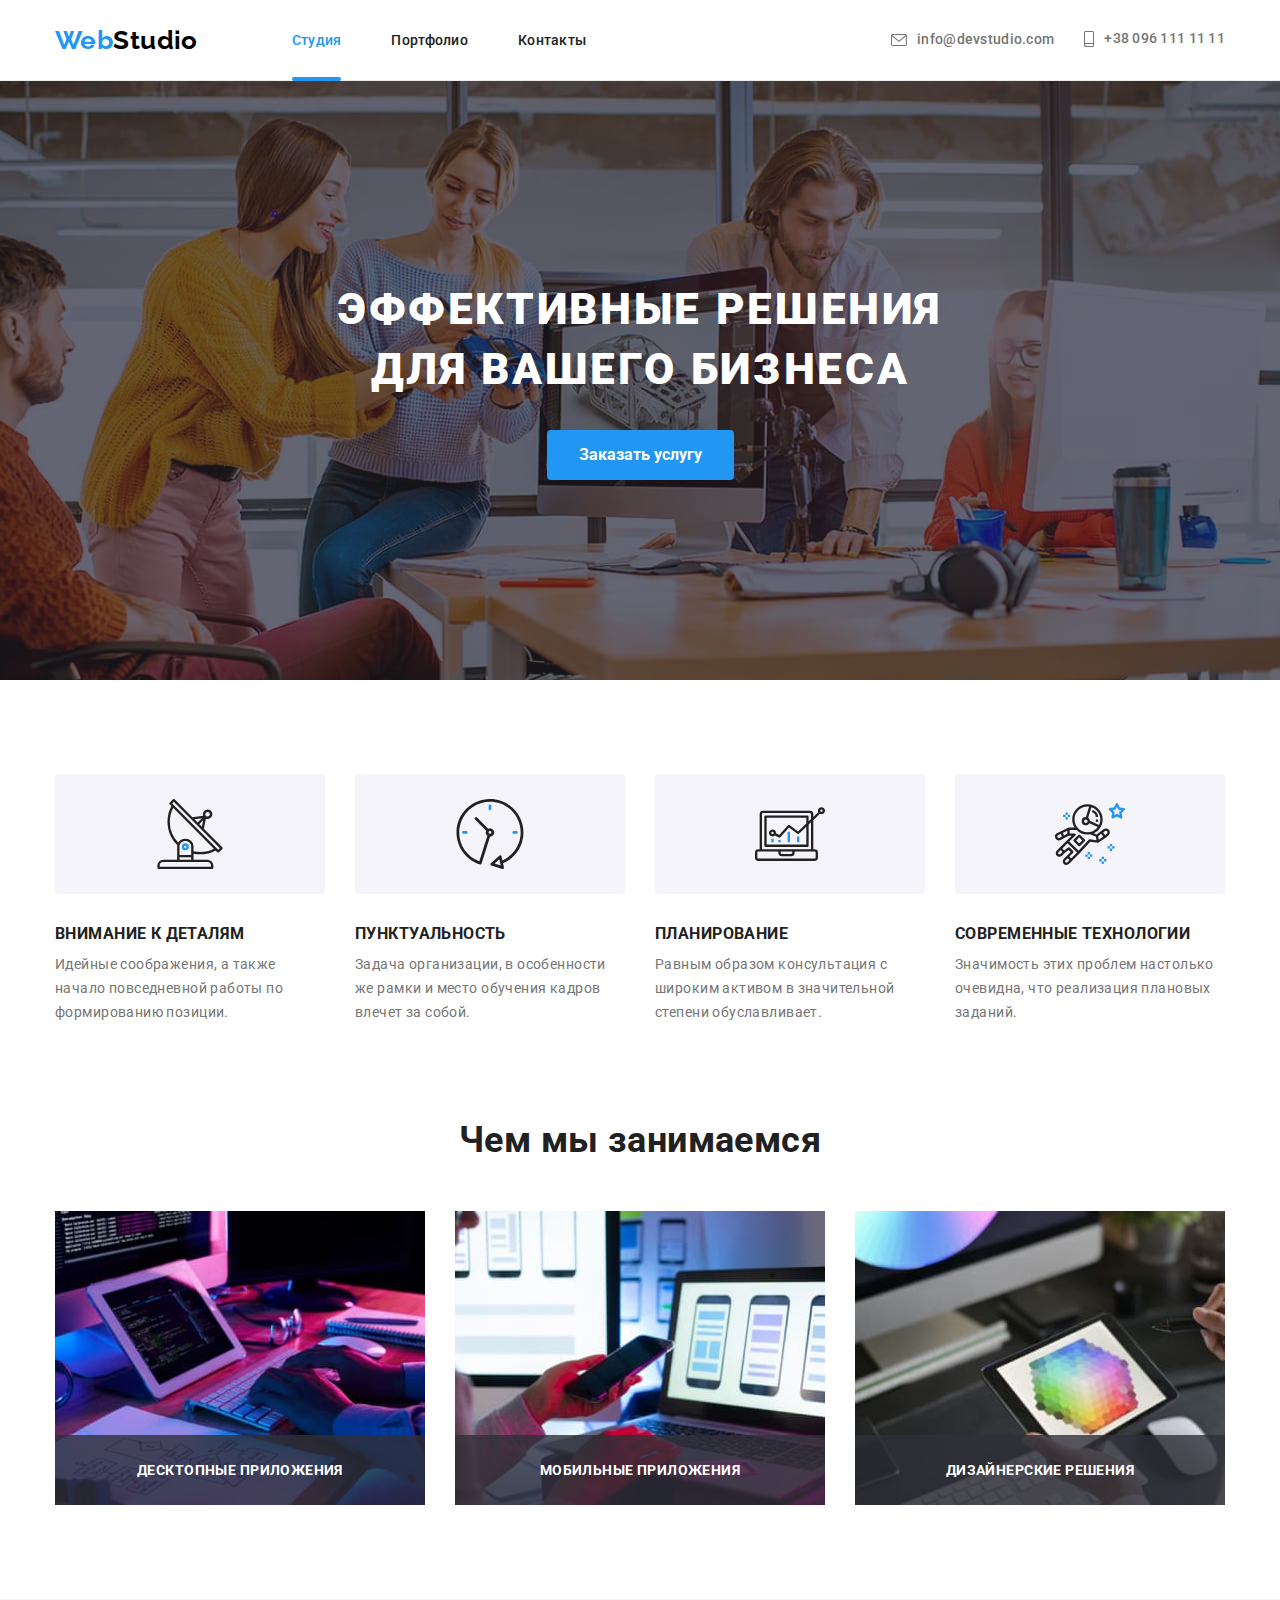
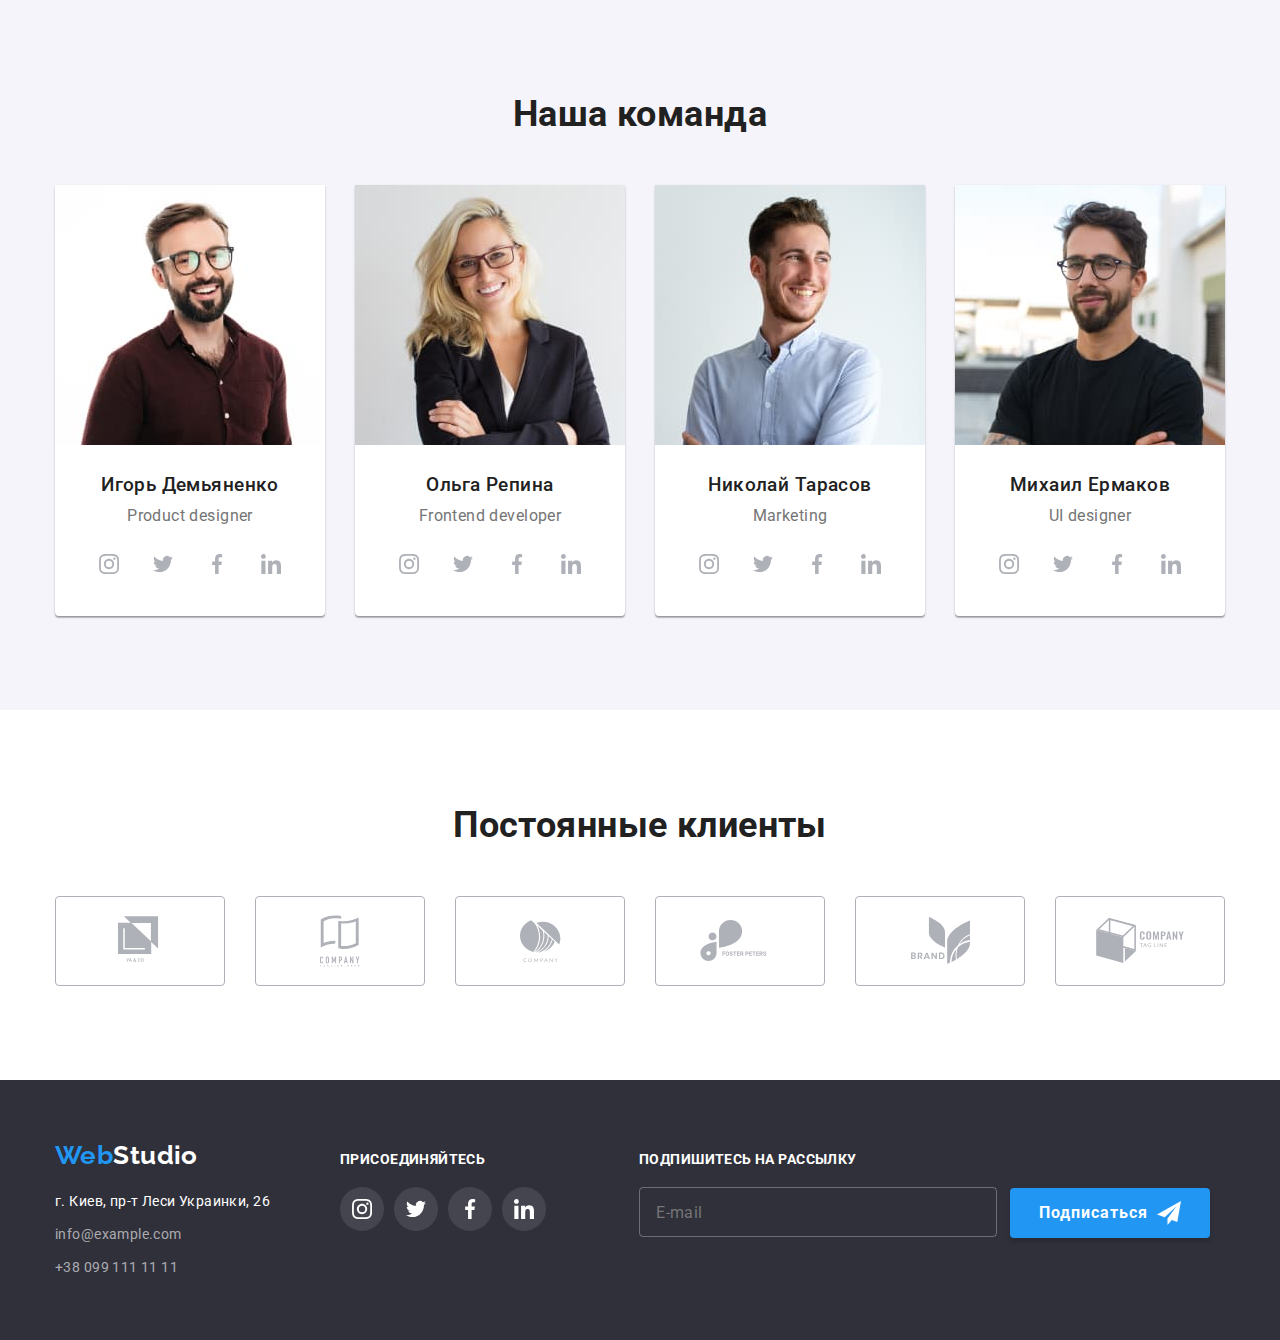
<file: index.html>
<!DOCTYPE html>
<html lang="ru">
  <head>
    <meta charset="UTF-8" />
    <meta name="viewport" content="width=device-width, initial-scale=1.0" />
    <link rel="preconnect" href="https://fonts.gstatic.com" />
    <link
      href="https://fonts.googleapis.com/css2?family=Raleway:wght@400;700&family=Roboto:wght@400;500;700;900&display=swap"
      rel="stylesheet"
    />
    <link
      rel="stylesheet"
      href="https://cdnjs.cloudflare.com/ajax/libs/modern-normalize/1.0.0/modern-normalize.min.css"
    />
    <link rel="stylesheet" href="./css/main.min.css" />
    <title>Главная</title>
  </head>
  <body>
    <!-- Секция хедера -->
    <header class="page-header">
      <div class="container header flex">
        <nav class="header-nav flex">
          <a class="logo" href="./index.html" lang="en"
            ><span class="accent">Web</span>Studio</a
          >
          <ul class="nav-list list flex">
            <li class="nav-item current">
              <a class="nav-link current" href="./index.html">Студия</a>
            </li>
            <li class="nav-item">
              <a class="nav-link" href="./portfolio.html">Портфолио</a>
            </li>
            <li class="nav-item">
              <a class="nav-link" href="#contact">Контакты</a>
            </li>
          </ul>
        </nav>
        <ul class="contacts-list list flex">
          <li class="item">
            <a class="contacts-link header" href="mailto:info@devstudio.com">
              <svg class="icon-envelope">
                <use href="./images/sprite.svg#icon-envelope"></use>
              </svg>
              info@devstudio.com</a
            >
          </li>
          <li class="item">
            <a class="contacts-link header" href="tel:+380961111111"
              ><svg class="icon-smartphone">
                <use href="./images/sprite.svg#icon-smartphone"></use>
              </svg>
              +38 096 111 11 11</a
            >
          </li>
        </ul>
      </div>
    </header>
    <main>
      <!-- Модальное окно -->
      <div class="backdrop is-hidden" data-modal>
        <div class="modal">
          <button type="button" class="modal-close-btn" data-modal-close>
            <svg class="icon-cross">
              <use href="./images/sprite.svg#icon-form-cross"></use>
            </svg>
          </button>
          <p class="form-title">Оставьте свои данные, мы вам перезвоним</p>
          <form class="form-structure js-speaker-form" autocomplete="off">
            <div class="form-field">
              <label class="form-label" for="name">Имя</label>
              <div class="input-icon">
                <input class="form-input" type="text" name="name" id="name">
                <svg class="form-icon">
                  <use href=./images/sprite.svg#icon-form-name></use>
                </svg>
              </div>
            </div>
            <div class="form-field">
              <label class="form-label" for="tel">Телефон</label>
              <div class="input-icon">
                <input class="form-input" type="tel" name="tel" id="tel">
                <svg class="form-icon">
                  <use href=./images/sprite.svg#icon-form-tel></use>
                </svg>
              </div>
            </div>
            <div class="form-field">
              <label class="form-label" for="email">Почта</label>
              <div class="input-icon">
                <input class="form-input" type="email" name="email" id="email">
                <svg class="form-icon">
                  <use href="./images/sprite.svg#icon-form-email"></use>
                </svg>
              </div>
            </div>
            <div class="form-field">
              <label class="form-label" for="comment">Комментарий</label>
              <textarea class="form-textarea" name="comment" id="comment" rows="8" placeholder="Введите текст"></textarea>
            </div>
            <div class="form-field policy-field">
              <label class="label-policy">
                <input class="input-policy" type="checkbox" name="policy" id="policy">
                <span class="icon-checkbox"></span>
                Соглашаюсь с рассылкой и принимаю<a href="" class="agreement-link">Условия договора</a>
              </label>
            </div>
            <button class="button-submit" type="submit">Отправить</button>
          </form>
        </div>
      </div>
      <!-- Секция героя -->
      <section class="hero flex">
        <div class="container">
          <h1 class="hero-title">Эффективные решения для вашего бизнеса</h1>
          <!-- Временно оформлена как ссылка -->
          <button type="button" class="hero-button" data-modal-open>
            Заказать услугу
          </button>
        </div>
      </section>
      <!-- Секция преимуществ -->
      <section class="advantages">
        <div class="container">
          <!-- В будущем сделать Н2 скрытым заголовком корректно -->
          <h2 class="visuallyhidden">
            Наши преимущества
          </h2>
          <ul class="advantages-list list flex">
            <li class="item">
              <div class="advantages-thumb">
                <svg class="advantages-icon">
                  <use href="./images/sprite.svg#icon-antenna"></use>
                </svg>
              </div>
              <h3 class="advantages-title">Внимание к деталям</h3>
              <p class="advantages-text">
                Идейные соображения, а также начало повседневной работы по
                формированию позиции.
              </p>
            </li>
            <li class="item">
              <div class="advantages-thumb">
                <svg class="advantages-icon">
                  <use href="./images/sprite.svg#icon-clock"></use>
                </svg>
              </div>
              <h3 class="advantages-title">Пунктуальность</h3>
              <p class="advantages-text">
                Задача организации, в особенности же рамки и место обучения
                кадров влечет за собой.
              </p>
            </li>
            <li class="item">
              <div class="advantages-thumb">
                <svg class="advantages-icon">
                  <use href="./images/sprite.svg#icon-diagram"></use>
                </svg>
              </div>
              <h3 class="advantages-title">Планирование</h3>
              <p class="advantages-text">
                Равным образом консультация с широким активом в значительной
                степени обуславливает.
              </p>
            </li>
            <li class="item">
              <div class="advantages-thumb">
                <svg class="advantages-icon">
                  <use href="./images/sprite.svg#icon-astronaut"></use>
                </svg>
              </div>
              <h3 class="advantages-title">Современные технологии</h3>
              <p class="advantages-text">
                Значимость этих проблем настолько очевидна, что реализация
                плановых заданий.
              </p>
            </li>
          </ul>
        </div>
      </section>
      <!-- Секция деятельности -->
      <section class="activity">
        <div class="container">
          <h2 class="activity-title">Чем мы занимаемся</h2>
          <ul class="activity-list list flex">
            <li class="activity-item">
              <img
                src="./images/codding.jpg"
                alt="Создание разметки вебстраницы"
              />
              <p class="activity-text">десктопные приложения</p>
            </li>
            <li class="activity-item">
              <img
                src="./images/prototyping.jpg"
                alt="Прототипирование вебстраницы"
              />
              <p class="activity-text">мобильные приложения</p>
            </li>
            <li class="activity-item">
              <img
                src="./images/web-design.jpg"
                alt="Выбор цвета на цифровой палитре"
              />
              <p class="activity-text">дизайнерские решения</p>
            </li>
          </ul>
        </div>
      </section>
      <!-- Секция команды -->
      <section class="team section">
        <div class="container">
          <h2 class="team-title">Наша команда</h2>
          <ul class="team-card-list list flex">
            <li class="team-card">
              <img src="./images/team-one.jpg" alt="Дизайнер продукта" />
              <div class="team-card-content">
                <h3 class="team-card-title">Игорь Демьяненко</h3>
                <p class="team-card-text" lang="en">Product designer</p>
              </div>
              <ul class="team-social list flex">
                <li class="team-social-item">
                  <a class="team-social-link flex" href="">
                    <svg class="team-icon">
                      <use href="./images/sprite.svg#icon-instagram-logo"></use>
                    </svg>
                  </a>
                </li>
                <li class="team-social-item">
                  <a class="team-social-link flex" href="">
                    <svg class="team-icon">
                      <use href="./images/sprite.svg#icon-twitter-logo"></use>
                    </svg>
                  </a>
                </li>
                <li class="team-social-item">
                  <a class="team-social-link flex" href="">
                    <svg class="team-icon">
                      <use href="./images/sprite.svg#icon-facebook-logo"></use>
                    </svg>
                  </a>
                </li>
                <li class="team-social-item">
                  <a class="team-social-link flex" href="">
                    <svg class="team-icon">
                      <use href="./images/sprite.svg#icon-linkedin-logo"></use>
                    </svg>
                  </a>
                </li>
              </ul>
            </li>
            <li class="team-card">
              <img src="./images/team-two.jpg" alt="Фронтенд разработчик" />
              <div class="team-card-content">
                <h3 class="team-card-title">Ольга Репина</h3>
                <p class="team-card-text" lang="en">Frontend developer</p>
              </div>
              <ul class="team-social list flex">
                <li class="team-social-item">
                  <a class="team-social-link flex" href="">
                    <svg class="team-icon">
                      <use href="./images/sprite.svg#icon-instagram-logo"></use>
                    </svg>
                  </a>
                </li>
                <li class="team-social-item">
                  <a class="team-social-link flex" href="">
                    <svg class="team-icon">
                      <use href="./images/sprite.svg#icon-twitter-logo"></use>
                    </svg>
                  </a>
                </li>
                <li class="team-social-item">
                  <a class="team-social-link flex" href="">
                    <svg class="team-icon">
                      <use href="./images/sprite.svg#icon-facebook-logo"></use>
                    </svg>
                  </a>
                </li>
                <li class="team-social-item">
                  <a class="team-social-link flex" href="">
                    <svg class="team-icon">
                      <use href="./images/sprite.svg#icon-linkedin-logo"></use>
                    </svg>
                  </a>
                </li>
              </ul>
            </li>
            <li class="team-card">
              <img src="./images/team-three.jpg" alt="Маркетолог" />
              <div class="team-card-content">
                <h3 class="team-card-title">Николай Тарасов</h3>
                <p class="team-card-text" lang="en">Marketing</p>
              </div>
              <ul class="team-social list flex">
                <li class="team-social-item">
                  <a class="team-social-link flex" href="">
                    <svg class="team-icon">
                      <use href="./images/sprite.svg#icon-instagram-logo"></use>
                    </svg>
                  </a>
                </li>
                <li class="team-social-item">
                  <a class="team-social-link flex" href="">
                    <svg class="team-icon">
                      <use href="./images/sprite.svg#icon-twitter-logo"></use>
                    </svg>
                  </a>
                </li>
                <li class="team-social-item">
                  <a class="team-social-link flex" href="">
                    <svg class="team-icon">
                      <use href="./images/sprite.svg#icon-facebook-logo"></use>
                    </svg>
                  </a>
                </li>
                <li class="team-social-item">
                  <a class="team-social-link flex" href="">
                    <svg class="team-icon">
                      <use href="./images/sprite.svg#icon-linkedin-logo"></use>
                    </svg>
                  </a>
                </li>
              </ul>
            </li>
            <li class="team-card">
              <img src="./images/team-four.jpg" alt="Дизайнер интерфейса" />
              <div class="team-card-content">
                <h3 class="team-card-title">Михаил Ермаков</h3>
                <p class="team-card-text" lang="en">UI designer</p>
              </div>
              <ul class="team-social list flex">
                <li class="team-social-item">
                  <a class="team-social-link flex" href="">
                    <svg class="team-icon">
                      <use href="./images/sprite.svg#icon-instagram-logo"></use>
                    </svg>
                  </a>
                </li>
                <li class="team-social-item">
                  <a class="team-social-link flex" href="">
                    <svg class="team-icon">
                      <use href="./images/sprite.svg#icon-twitter-logo"></use>
                    </svg>
                  </a>
                </li>
                <li class="team-social-item">
                  <a class="team-social-link flex" href="">
                    <svg class="team-icon">
                      <use href="./images/sprite.svg#icon-facebook-logo"></use>
                    </svg>
                  </a>
                </li>
                <li class="team-social-item">
                  <a class="team-social-link flex" href="">
                    <svg class="team-icon">
                      <use href="./images/sprite.svg#icon-linkedin-logo"></use>
                    </svg>
                  </a>
                </li>
              </ul>
            </li>
          </ul>
        </div>
      </section>
      <!-- Секция постоянные клиенты -->
      <section class="clients">
        <div class="container">
          <h2 class="clients-title">Постоянные клиенты</h2>
          <ul class="clients-list list">
            <li class="clients-item">
              <a class="clients-link link" href="">
                <svg class="clients-icons clients-icon-1">
                  <use href="./images/sprite.svg#icon-client-logo-1"></use>
                </svg>
              </a>
            </li>
            <li class="clients-item">
              <a class="clients-link link" href="">
                <svg class="clients-icons clients-icon-2">
                  <use href="./images/sprite.svg#icon-client-logo-2"></use>
                </svg>
              </a>
            </li>
            <li class="clients-item">
              <a class="clients-link link" href="">
                <svg class="clients-icons clients-icon-3">
                  <use href="./images/sprite.svg#icon-client-logo-3"></use>
                </svg>
              </a>
            </li>
            <li class="clients-item">
              <a class="clients-link link" href="">
                <svg class="clients-icons clients-icon-4">
                  <use href="./images/sprite.svg#icon-client-logo-4"></use>
                </svg>
              </a>
            </li>
            <li class="clients-item">
              <a class="clients-link link" href="">
                <svg class="clients-icons clients-icon-5">
                  <use href="./images/sprite.svg#icon-client-logo-5"></use>
                </svg>
              </a>
            </li>
            <li class="clients-item">
              <a class="clients-link link" href="">
                <svg class="clients-icons clients-icon-6">
                  <use href="./images/sprite.svg#icon-client-logo-6"></use>
                </svg>
              </a>
            </li>
          </ul>
        </div>
      </section>
    </main>
    <!-- Секция футера -->
    <footer class="page-footer">
      <div class="container">
        <ul class="footer-block list">
          <li class="footer-adress-part">
            <a class="logo inverse" href="./index.html" lang="en"
              ><span class="accent">Web</span>Studio</a
            >
            <address>
              <ul class="contacts-footer list">
                <li class="item">
                  <a
                    class="address-google"
                    href="https://www.google.com/maps/place/бул.+Леси+Украинки,+26,+Киев,+02000/@50.4265807,30.5361971,17z/data=!3m1!4b1!4m5!3m4!1s0x40d4cf0e033ecbe9:0x57a4dffefec77da0!8m2!3d50.4265807!4d30.5383858"
                    >г. Киев, пр-т Леси Украинки, 26</a
                  >
                </li>
                <li class="item" id="contact">
                  <a class="contacts-link footer" href="mailto:info@example.com"
                    >info@example.com</a
                  >
                </li>
                <li class="item">
                  <a class="contacts-link footer" href="tel:+380991111111"
                    >+38 099 111 11 11</a
                  >
                </li>
              </ul>
            </address>
          </li>
          <li>
            <p class="footer-title">присоединяйтесь</p>
            <ul class="social-footer-list list flex">
              <li class="studio-social">
                <a class="studio-social-link link" href="">
                  <svg class="studio-social-icon">
                    <use href="./images/sprite.svg#icon-instagram-logo"></use>
                  </svg>
                </a>
              </li>
              <li class="studio-social">
                <a class="studio-social-link link" href="">
                  <svg class="studio-social-icon">
                    <use href="./images/sprite.svg#icon-twitter-logo"></use>
                  </svg>
                </a>
              </li>
              <li class="studio-social">
                <a class="studio-social-link link" href="">
                  <svg class="studio-social-icon">
                    <use href="./images/sprite.svg#icon-facebook-logo"></use>
                  </svg>
                </a>
              </li>
              <li class="studio-social">
                <a class="studio-social-link link" href="">
                  <svg class="studio-social-icon">
                    <use href="./images/sprite.svg#icon-linkedin-logo"></use>
                  </svg>
                </a>
              </li>
            </ul>
          </li>
          <li class="form-item">
            <b class="footer-title">подпишитесь на рассылку</b>
            <form class="sign-form-footer" autocomplete="off">
              <input
                class="form-footer-input"
                type="email"
                name="email"
                placeholder="E-mail"
              />
              <button type="submit" class="sign-button">
                Подписаться
                <svg class="icon-sign">
                  <use href="./images/sprite.svg#icon-paper-plane"></use>
                </svg>
              </button>
            </form>
          </li>
        </ul>
      </div>
    </footer>
    <script src="./js/modal.js"></script>
  </body>
</html>
</file>
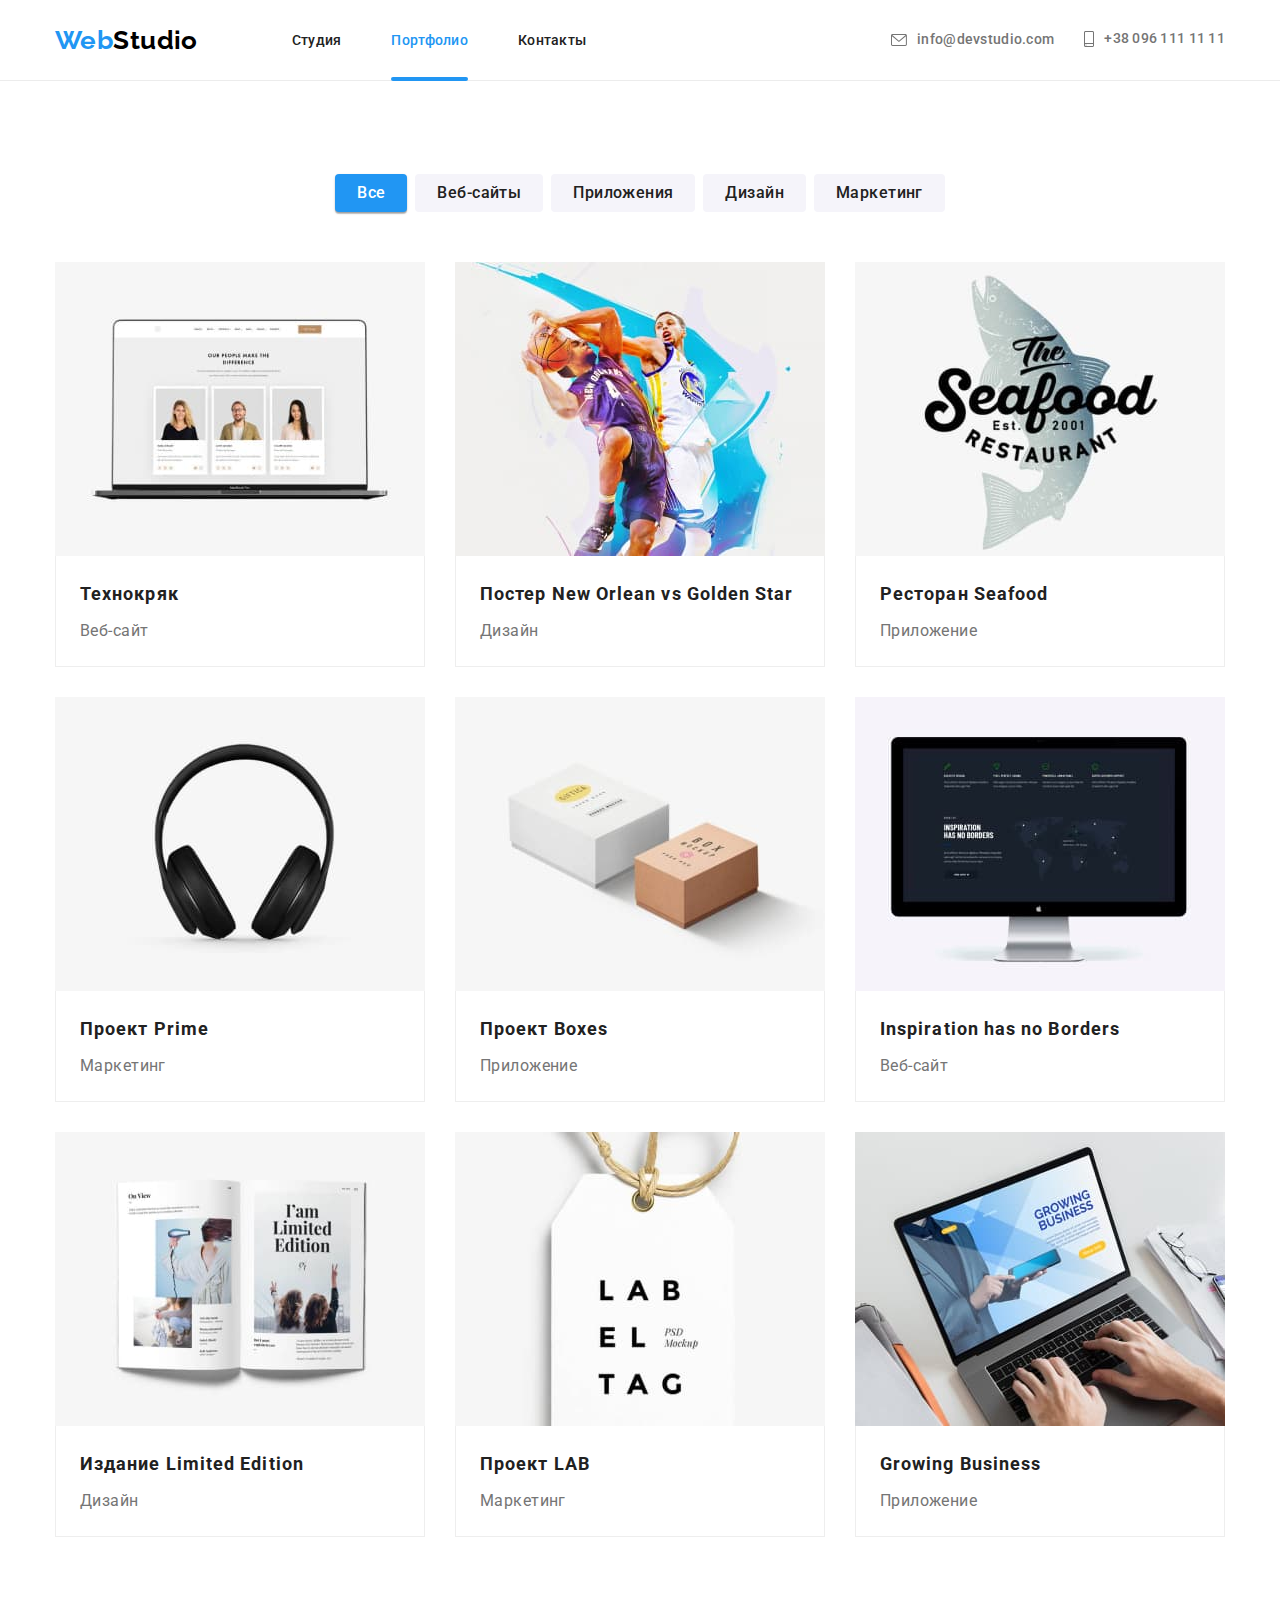
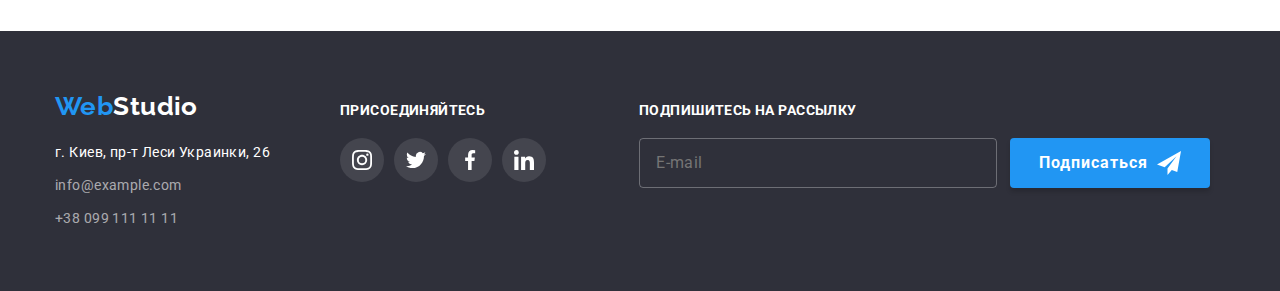
<file: portfolio.html>
<!DOCTYPE html>
<html lang="ru">
  <head>
    <meta charset="UTF-8" />
    <meta name="viewport" content="width=device-width, initial-scale=1.0" />
    <link rel="preconnect" href="https://fonts.gstatic.com" />
    <link
      href="https://fonts.googleapis.com/css2?family=Raleway:wght@400;700&family=Roboto:wght@400;500;700;900&display=swap"
      rel="stylesheet"
    />
    <link
      rel="stylesheet"
      href="https://cdnjs.cloudflare.com/ajax/libs/modern-normalize/1.0.0/modern-normalize.min.css"
    />
    <link rel="stylesheet" href="./css/main.min.css" />
    <title>Портфолио</title>
  </head>
  <body>
    <!-- Секция хедера -->
    <header class="page-header">
      <div class="container header flex">
        <nav class="header-nav flex">
          <a class="logo" href="./index.html" lang="en"
            ><span class="accent">Web</span>Studio</a
          >
          <ul class="nav-list list flex">
            <li class="nav-item">
              <a class="nav-link" href="./index.html">Студия</a>
            </li>
            <li class="nav-item">
              <a class="nav-link current" href="./portfolio.html">Портфолио</a>
            </li>
            <li class="nav-item">
              <a class="nav-link" href="#contact">Контакты</a>
            </li>
          </ul>
        </nav>
        <ul class="contacts-list list flex">
          <li class="item">
            <a class="contacts-link header" href="mailto:info@devstudio.com">
              <svg class="icon-envelope">
                <use href="./images/sprite.svg#icon-envelope"></use>
              </svg>
              info@devstudio.com</a
            >
          </li>
          <li class="item">
            <a class="contacts-link header" href="tel:+380961111111"
              ><svg class="icon-smartphone">
                <use href="./images/sprite.svg#icon-smartphone"></use>
              </svg>
              +38 096 111 11 11</a
            >
          </li>
        </ul>
      </div>
    </header>

    <main>
      <!-- В будущем сделать Н1 скрытым заголовком корректно-->
      <h1 class="hero-title visuallyhidden">Наше портфолио</h1>
      <!-- Временно оформлены как ссылки -->
      <section class="portfolio-filter">
        <div class="container">
          <ul class="filter-list list flex">
            <li class="filter-item">
              <a class="filter-button current">Все</a>
            </li>
            <li class="filter-item">
              <a class="filter-button">Веб-сайты</a>
            </li>
            <li class="filter-item">
              <a class="filter-button">Приложения</a>
            </li>
            <li class="filter-item">
              <a class="filter-button">Дизайн</a>
            </li>
            <li class="filter-item">
              <a class="filter-button">Маркетинг</a>
            </li>
          </ul>
          <ul class="gallery-list list flex">
            <li class="gallery-card">
              <a href="" class="gallery-card-link">
                <div class="gallery-card-box">
                  <div class="gallery-image-wrap">
                    <img
                      class="gallery-card-image"
                      src="./images/project-one.jpg"
                      alt="Команда вебсайта Технокряк"
                    />
                    <div class="gallery-image-text">
                      <p>
                        Технокряк это современная площадка распространения
                        коронавируса. Компании используют эту платформу для
                        цифрового шпионажа и атак на защищённые сервера
                        конкурентов.
                      </p>
                    </div>
                  </div>
                  <div class="gallery-card-content">
                    <h2 class="gallery-card-title">Технокряк</h2>
                    <p class="gallery-card-text">Веб-сайт</p>
                  </div>
                </div>
              </a>
            </li>
            <li class="gallery-card">
              <a href="" class="gallery-card-link">
                <div class="gallery-card-box">
                  <div class="gallery-image-wrap">
                    <img
                      class="gallery-card-image"
                      src="./images/project-two.jpg"
                      alt="Два баскетболиста в прыжке"
                    />
                    <div class="gallery-image-text">
                      <p>
                        Технокряк это современная площадка распространения
                        коронавируса. Компании используют эту платформу для
                        цифрового шпионажа и атак на защищённые сервера
                        конкурентов.
                      </p>
                    </div>
                  </div>
                  <div class="gallery-card-content">
                    <h2 class="gallery-card-title">
                      Постер <span lang="en">New Orlean vs Golden Star</span>
                    </h2>
                    <p class="gallery-card-text">Дизайн</p>
                  </div>
                </div>
              </a>
            </li>
            <li class="gallery-card">
              <a href="" class="gallery-card-link">
                <div class="gallery-card-box">
                  <div class="gallery-image-wrap">
                    <img
                      class="gallery-card-image"
                      src="./images/project-three.jpg"
                      alt="Логотип ресторана морепродуктов"
                    />
                    <div class="gallery-image-text">
                      <p>
                        Технокряк это современная площадка распространения
                        коронавируса. Компании используют эту платформу для
                        цифрового шпионажа и атак на защищённые сервера
                        конкурентов.
                      </p>
                    </div>
                  </div>
                  <div class="gallery-card-content">
                    <h2 class="gallery-card-title">
                      Ресторан <span lang="en">Seafood</span>
                    </h2>
                    <p class="gallery-card-text">Приложение</p>
                  </div>
                </div>
              </a>
            </li>
            <li class="gallery-card">
              <a href="" class="gallery-card-link">
                <div class="gallery-card-box">
                  <div class="gallery-image-wrap">
                    <img
                      class="gallery-card-image"
                      src="./images/project-four.jpg"
                      alt="Беспроводные закрытые наушники"
                    />
                    <div class="gallery-image-text">
                      <p>
                        Технокряк это современная площадка распространения
                        коронавируса. Компании используют эту платформу для
                        цифрового шпионажа и атак на защищённые сервера
                        конкурентов.
                      </p>
                    </div>
                  </div>
                  <div class="gallery-card-content">
                    <h2 class="gallery-card-title">
                      Проект <span lang="en">Prime</span>
                    </h2>
                    <p class="gallery-card-text">Маркетинг</p>
                  </div>
                </div>
              </a>
            </li>
            <li class="gallery-card">
              <a href="" class="gallery-card-link">
                <div class="gallery-card-box">
                  <div class="gallery-image-wrap">
                    <img
                      class="gallery-card-image"
                      src="./images/project-five.jpg"
                      alt="Две разные коробки"
                    />
                    <div class="gallery-image-text">
                      <p>
                        Технокряк это современная площадка распространения
                        коронавируса. Компании используют эту платформу для
                        цифрового шпионажа и атак на защищённые сервера
                        конкурентов.
                      </p>
                    </div>
                  </div>
                  <div class="gallery-card-content">
                    <h2 class="gallery-card-title">
                      Проект <span lang="en">Boxes</span>
                    </h2>
                    <p class="gallery-card-text">Приложение</p>
                  </div>
                </div>
              </a>
            </li>
            <li class="gallery-card">
              <a href="" class="gallery-card-link">
                <div class="gallery-card-box">
                  <div class="gallery-image-wrap">
                    <img
                      class="gallery-card-image"
                      src="./images/project-six.jpg"
                      alt="Главная страница вебсайта"
                    />
                    <div class="gallery-image-text">
                      <p>
                        Технокряк это современная площадка распространения
                        коронавируса. Компании используют эту платформу для
                        цифрового шпионажа и атак на защищённые сервера
                        конкурентов.
                      </p>
                    </div>
                  </div>
                  <div class="gallery-card-content">
                    <h2 class="gallery-card-title" lang="en">
                      Inspiration has no Borders
                    </h2>
                    <p class="gallery-card-text">Веб-сайт</p>
                  </div>
                </div>
              </a>
            </li>
            <li class="gallery-card">
              <a href="" class="gallery-card-link">
                <div class="gallery-card-box">
                  <div class="gallery-image-wrap">
                    <img
                      class="gallery-card-image"
                      src="./images/project-seven.jpg"
                      alt="Разворот открытой книгие"
                    />
                    <div class="gallery-image-text">
                      <p>
                        Технокряк это современная площадка распространения
                        коронавируса. Компании используют эту платформу для
                        цифрового шпионажа и атак на защищённые сервера
                        конкурентов.
                      </p>
                    </div>
                  </div>
                  <div class="gallery-card-content">
                    <h2 class="gallery-card-title">
                      Издание <span lang="en">Limited Edition</span>
                    </h2>
                    <p class="gallery-card-text">Дизайн</p>
                  </div>
                </div>
              </a>
            </li>
            <li class="gallery-card">
              <a href="" class="gallery-card-link">
                <div class="gallery-card-box">
                  <div class="gallery-image-wrap">
                    <img
                      class="gallery-card-image"
                      src="./images/project-eight.jpg"
                      alt="Белая бирка с подписью"
                    />
                    <div class="gallery-image-text">
                      <p>
                        Технокряк это современная площадка распространения
                        коронавируса. Компании используют эту платформу для
                        цифрового шпионажа и атак на защищённые сервера
                        конкурентов.
                      </p>
                    </div>
                  </div>
                  <div class="gallery-card-content">
                    <h2 class="gallery-card-title">
                      Проект <span lang="en">LAB</span>
                    </h2>
                    <p class="gallery-card-text">Маркетинг</p>
                  </div>
                </div>
              </a>
            </li>
            <li class="gallery-card">
              <a href="" class="gallery-card-link">
                <div class="gallery-card-box">
                  <div class="gallery-image-wrap">
                    <img
                      class="gallery-card-image"
                      src="./images/project-nine.jpg"
                      alt="Отображение веб-сайта на ноутбуке"
                    />
                    <div class="gallery-image-text">
                      <p>
                        Технокряк это современная площадка распространения
                        коронавируса. Компании используют эту платформу для
                        цифрового шпионажа и атак на защищённые сервера
                        конкурентов.
                      </p>
                    </div>
                  </div>
                  <div class="gallery-card-content">
                    <h2 class="gallery-card-title" lang="en">
                      Growing Business
                    </h2>
                    <p class="gallery-card-text">Приложение</p>
                  </div>
                </div>
              </a>
            </li>
          </ul>
        </div>
      </section>
    </main>
    <!-- Секция футера -->
    <footer class="page-footer">
      <div class="container">
        <ul class="footer-block list">
          <li class="footer-adress-part">
            <a class="logo inverse" href="./index.html" lang="en"
              ><span class="accent">Web</span>Studio</a
            >
            <address>
              <ul class="contacts-footer list">
                <li class="item">
                  <a
                    class="address-google"
                    href="https://www.google.com/maps/place/бул.+Леси+Украинки,+26,+Киев,+02000/@50.4265807,30.5361971,17z/data=!3m1!4b1!4m5!3m4!1s0x40d4cf0e033ecbe9:0x57a4dffefec77da0!8m2!3d50.4265807!4d30.5383858"
                    >г. Киев, пр-т Леси Украинки, 26</a
                  >
                </li>
                <li class="item" id="contact">
                  <a class="contacts-link footer" href="mailto:info@example.com"
                    >info@example.com</a
                  >
                </li>
                <li class="item">
                  <a class="contacts-link footer" href="tel:+380991111111"
                    >+38 099 111 11 11</a
                  >
                </li>
              </ul>
            </address>
          </li>
          <li>
            <p class="footer-title">присоединяйтесь</p>
            <ul class="social-footer-list list flex">
              <li class="studio-social">
                <a class="studio-social-link link" href="">
                  <svg class="studio-social-icon">
                    <use href="./images/sprite.svg#icon-instagram-logo"></use>
                  </svg>
                </a>
              </li>
              <li class="studio-social">
                <a class="studio-social-link link" href="">
                  <svg class="studio-social-icon">
                    <use href="./images/sprite.svg#icon-twitter-logo"></use>
                  </svg>
                </a>
              </li>
              <li class="studio-social">
                <a class="studio-social-link link" href="">
                  <svg class="studio-social-icon">
                    <use href="./images/sprite.svg#icon-facebook-logo"></use>
                  </svg>
                </a>
              </li>
              <li class="studio-social">
                <a class="studio-social-link link" href="">
                  <svg class="studio-social-icon">
                    <use href="./images/sprite.svg#icon-linkedin-logo"></use>
                  </svg>
                </a>
              </li>
            </ul>
          </li>
          <li class="form-item">
            <b class="footer-title">подпишитесь на рассылку</b>
            <form class="sign-form-footer" autocomplete="off">
              <input
                class="form-footer-input"
                type="email"
                name="email"
                placeholder="E-mail"
              />
              <button type="submit" class="sign-button">
                Подписаться
                <svg class="icon-sign">
                  <use href="./images/sprite.svg#icon-paper-plane"></use>
                </svg>
              </button>
            </form>
          </li>
        </ul>
      </div>
    </footer>
  </body>
</html>
</file>
<file: css/main.min.css>
body{padding-top:80px;background-color:#fff;color:#212121;font-family:"Roboto",sans-serif;font-size:14px;line-height:1.17;letter-spacing:.03em}a,.link{text-decoration:none}address{font-style:normal}img{display:block;max-width:100%;height:auto}.list,h1,h2,h3,p{padding:0;margin:0;list-style:none}.container{margin-left:auto;margin-right:auto;width:1200px;padding-left:15px;padding-right:15px}.visuallyhidden{position:absolute;width:1px;height:1px;margin:-1px;border:0;padding:0;white-space:nowrap;clip-path:inset(100%);clip:rect(0 0 0 0);overflow:hidden}.page-header{position:fixed;top:0;left:0;min-height:80px;width:100%;z-index:1;background-color:#fff;border-bottom:1px solid #ececec}.nav-list{margin-left:94px}.nav-item:not(:last-child){margin-right:50px}.nav-link{position:relative;display:block;padding-top:32px;padding-bottom:32px;color:#212121;font-weight:500;letter-spacing:0.02em;transition:color 250ms cubic-bezier(0.4, 0, 0.2, 1)}.nav-link::after{position:absolute;left:0;bottom:-1px;opacity:0;content:'';width:100%;height:4px;border-radius:2px;background-color:#2196f3}.nav-link.current::after{opacity:1}.contacts-list{margin-left:auto;font-weight:500;letter-spacing:0.02em}.contacts-list .item:not(:last-child){margin-right:30px}.contacts-link,.advantages-text,.team-card-text{color:#757575}.contacts-link{transition:color 250ms cubic-bezier(0.4, 0, 0.2, 1)}.contacts-link.header{display:inline-flex;align-items:center}.icon-envelope{width:16px;height:12px;margin-right:10px;fill:currentColor}.icon-envelope:focus,.icon-envelope:hover{fill:#2196f3}.icon-smartphone{width:10px;height:16px;margin-right:10px;fill:currentColor}.icon-smartphone:focus,.icon-smartphone:hover{fill:#2196f3}.accent,.nav-link.current,.nav-link:hover,.nav-link:focus,.contacts-link:hover,.contacts-link:focus{color:#2196f3}.flex{display:flex;align-items:center}.logo{color:#000000;font-family:"Raleway",sans-serif;font-size:26px;font-weight:700}.logo.inverse{color:#fff}.backdrop{position:fixed;top:0;left:0;z-index:1;width:100%;height:100%;background-color:rgba(0,0,0,0.2);transition:opacity 250ms cubic-bezier(0.4, 0, 0.2, 1)}.backdrop.is-hidden{opacity:0;pointer-events:none}.backdrop.is-hidden .modal{transform:translate(-50%, -50%) scale(0.7)}.modal{position:absolute;top:50%;left:50%;min-width:528px;padding:40px;background-color:#fff;border-radius:4px;box-shadow:0px 1px 3px rgba(0,0,0,0.12),0px 1px 1px rgba(0,0,0,0.14),0px 2px 1px rgba(0,0,0,0.2);transform:translate(-50%, -50%) scale(1);transition:transform 250ms cubic-bezier(0.4, 0, 0.2, 1)}.modal-close-btn{position:absolute;top:8px;right:8px;width:30px;height:30px;border:1px solid rgba(0,0,0,0.1);border-radius:50%;background-color:#fff;cursor:pointer}.icon-cross{position:absolute;top:50%;left:50%;transform:translate(-50%, -50%);fill:#000000;width:11px;height:11px;transition:fill 250ms cubic-bezier(0.4, 0, 0.2, 1)}.icon-cross:hover{fill:#2196f3}.form-structure{width:100%}.form-title{font-weight:700;font-size:20px;line-height:1.15;text-align:center;color:#212121;margin-bottom:12px}.form-field{display:flex;flex-direction:column;margin-bottom:10px}.form-label{margin-bottom:4px;font-size:12px;letter-spacing:0.01em;color:#757575}.form-input{height:40px;margin:0;padding:11px 12px 11px 42px;border:1px solid rgba(33,33,33,0.2);border-radius:4px;outline:none;transition:border 250ms cubic-bezier(0.4, 0, 0.2, 1)}.form-input:focus{border:1px solid #2196f3}.form-input:focus ~ .form-icon{fill:#2196f3}.input-icon{position:relative;display:flex;flex-direction:column}.form-icon{position:absolute;top:50%;left:12px;transform:translateY(-50%);width:18px;height:18px;fill:currentColor;transition:fill 250ms cubic-bezier(0.4, 0, 0.2, 1)}.form-textarea{resize:none;height:120px;padding:12px 16px;border:1px solid rgba(33,33,33,0.2);border-radius:4px;outline:none;transition:border-color 250ms cubic-bezier(0.4, 0, 0.2, 1)}.form-textarea:focus{border:1px solid #2196f3}.form-textarea::placeholder{font-size:12px;letter-spacing:0.01em;color:rgba(117,117,117,0.5)}.policy-field{display:flex;flex-direction:row;justify-content:center;align-items:center;margin-bottom:30px}.label-policy{display:flex;align-items:center;line-height:1.71}.agreement-link{margin-left:5px;color:#2196f3;text-decoration:underline}.input-policy{position:absolute;width:1px;height:1px;margin:-1px;border:0;padding:0;clip:rect(0 0 0 0);overflow:hidden}.input-policy:checked+.icon-checkbox{border:2px solid #2196f3;background-color:#2196f3;background-image:url("../images/icon-check.svg");background-origin:border-box}.icon-checkbox{width:16px;height:15px;border:2px solid #212121;border-radius:2px;margin-right:7px}.button-submit{display:block;margin:0 auto;width:200px;height:50px;padding:10px 55px;border:none;border-radius:4px;box-shadow:0px 4px 4px rgba(0,0,0,0.15);font-size:16px;line-height:1.87;font-weight:700;letter-spacing:0.06em;cursor:pointer;background-color:#2196f3;color:#fff;transition:background-color 250ms cubic-bezier(0.4, 0, 0.2, 1)}.button-submit:hover{background-color:#188ce8}.hero{text-align:center;max-width:1600px;height:600px;margin-right:auto;margin-left:auto;padding-top:200px;padding-bottom:200px;background-color:#2f303a;background-image:linear-gradient(to right, rgba(47,48,58,0.4), rgba(47,48,58,0.4)),url("../images/hero-bg.jpg");background-repeat:no-repeat;background-position:center;background-size:cover}.hero-title{width:696px;margin-bottom:30px;margin-right:auto;margin-left:auto;color:#fff;text-transform:uppercase;font-size:44px;font-weight:900;line-height:1.36;letter-spacing:0.06em}.hero-button{padding-top:10px;padding-right:32px;padding-bottom:10px;padding-left:32px;border-radius:4px;border-width:0;cursor:pointer;background-color:#2196f3;color:#fff;font-weight:700;font-size:16px;line-height:1.87;transition:background-color 250ms cubic-bezier(0.4, 0, 0.2, 1),color 250ms cubic-bezier(0.4, 0, 0.2, 1)}.hero-button:focus,.hero-button:hover{background-color:#fff;color:#2196f3}.advantages{padding-top:94px;padding-bottom:94px}.advantages-thumb{display:flex;justify-content:center;align-items:center;height:120px;margin-bottom:30px;background-color:#f5f4fa;border-radius:4px}.advantages-icon{width:70px;height:70px}.advantages-list{align-items:flex-start}.advantages-title{margin-bottom:10px;font-weight:700;text-transform:uppercase}.advantages-text{line-height:1.71}.advantages-list .item{width:calc((100% - 90px) / 4)}.advantages-list .item:not(:last-child){margin-right:30px}.activity{padding-bottom:94px}.activity-title,.team-title,.clients-title{margin-bottom:50px;font-weight:700;font-size:36px;text-align:center}.activity-item{position:relative;z-index:-1;width:calc((100% - 60px) / 3)}.activity-item:not(:last-child){margin-right:30px}.activity-text{position:absolute;bottom:0;left:0;width:100%;padding-top:27px;padding-bottom:27px;background-color:rgba(47,48,58,0.8);color:#fff;text-align:center;text-transform:uppercase;font-weight:700}.team.section{background-color:#f5f4fa;padding-top:94px;padding-bottom:94px}.team-card{width:calc((100% - 90px) / 4);background-color:#fff;box-shadow:0px 1px 3px rgba(0,0,0,0.12),0px 1px 1px rgba(0,0,0,0.14),0px 2px 1px rgba(0,0,0,0.2);border-radius:0px 0px 4px 4px}.team-card:not(:last-child){margin-right:30px}.team-card-content{padding-top:30px;font-size:16px;text-align:center}.team-card-title{margin-bottom:10px;font-weight:500}.team-social{padding-top:16px;padding-right:32px;padding-bottom:30px;padding-left:32px;justify-content:center}.team-social-item:not(:last-child){margin-right:10px}.team-social-link{width:44px;height:44px;justify-content:center;border-radius:50%;background-color:#fff;color:#afb1b8;transition:color 250ms cubic-bezier(0.4, 0, 0.2, 1),background-color 250ms cubic-bezier(0.4, 0, 0.2, 1)}.team-social-link.team-social-link:hover,.team-social-link.team-social-link:focus{color:#fff;background-color:#2196f3}.team-icon{width:20px;height:20px;fill:currentColor;transition:fill 250ms cubic-bezier(0.4, 0, 0.2, 1)}.team-icon:hover,.team-icon:focus{color:#fff}.clients{padding-top:94px;padding-bottom:94px}.clients-list{display:flex;justify-content:space-between}.clients-link{display:flex;align-items:center;justify-content:center;width:170px;height:90px;border-radius:4px;border:1px solid #afb1b8;background-color:#fff;color:#afb1b8;transition:border-color 250ms cubic-bezier(0.4, 0, 0.2, 1)}.clients-link:hover,.clients-link:focus{border:1px solid #2196f3}.clients-icons{fill:currentColor;transition:fill 250ms cubic-bezier(0.4, 0, 0.2, 1)}.clients-link:hover .clients-icons,.clients-link:focus .clients-icons{fill:#2196f3}.clients-icon-1{width:44.27px;height:49.23px}.clients-icon-2{width:40px;height:52px}.clients-icon-3{width:41px;height:42.6px}.clients-icon-4{width:79.66px;height:42.02px}.clients-icon-5{width:59px;height:47px}.clients-icon-6{width:88.48px;height:45.44px}.page-footer{padding-top:60px;padding-bottom:60px;background-color:#2f303a}.footer-block{display:flex;align-items:baseline}.contacts-footer{margin-top:20px;line-height:1.71}.contacts-footer .item+.item{margin-top:9px}.address-google{color:#fff}.contacts-link.footer{color:rgba(255,255,255,0.6)}.footer-adress-part{margin-right:70px}.footer-title{margin-bottom:20px;font-size:14px;font-weight:700;text-transform:uppercase;color:#fff}.social-footer-list{margin-right:93px}.studio-social-link{display:flex;align-items:center;justify-content:center;width:44px;height:44px;border-radius:50%;background-color:rgba(255,255,255,0.1);color:#fff;transition:background-color 250ms cubic-bezier(0.4, 0, 0.2, 1)}.studio-social-link:hover,.studio-social-link:focus{background-color:#2196f3}.studio-social:not(:last-child){margin-right:10px}.studio-social-icon{width:20px;height:20px;fill:currentColor}.form-footer-input{display:inline-flex;width:358px;height:50px;margin-right:10px;margin-top:20px;padding:15px 16px;outline:none;border:1px solid rgba(255,255,255,0.3);border-radius:4px;font-size:16px;line-height:1.25;letter-spacing:0.03em;color:#757575;background-color:transparent}.sign-button{display:inline-flex;justify-content:space-between;align-items:center;width:200px;height:50px;padding:10px 29px;border-radius:4px;box-shadow:0px 4px 4px rgba(0,0,0,0.15);border:none;cursor:pointer;font-size:16px;line-height:1.87;font-weight:700;letter-spacing:0.06em;text-align:left;color:#fff;background-color:#2196f3}.icon-sign{width:24px;height:24px;fill:currentColor}.portfolio-filter{padding-top:94px;padding-bottom:94px}.filter-list{justify-content:center;margin-bottom:50px}.filter-button{display:inline-block;padding:6px 22px;border-radius:4px;text-align:center;background-color:#f5f4fa;font-weight:500;font-size:16px;line-height:1.62;transition:color 250ms cubic-bezier(0.4, 0, 0.2, 1),background-color 250ms cubic-bezier(0.4, 0, 0.2, 1),box-shadow 250ms cubic-bezier(0.4, 0, 0.2, 1)}.filter-button:hover,.filter-button:focus,.filter-button.current{background-color:#2196f3;color:#fff;box-shadow:0px 1px 3px rgba(0,0,0,0.12),0px 1px 1px rgba(0,0,0,0.14),0px 2px 1px rgba(0,0,0,0.2)}.filter-item:not(:last-child){margin-right:8px}.gallery-list{flex-wrap:wrap}.gallery-card{width:calc((100% - 60px) / 3)}.gallery-card:hover{box-shadow:0px 1px 1px rgba(0,0,0,0.12),0px 4px 4px rgba(0,0,0,0.06),1px 4px 6px rgba(0,0,0,0.16)}.gallery-card:not(:nth-child(3n)){margin-right:30px}.gallery-card:not(:nth-last-child(-n+3)){margin-bottom:30px}.gallery-image-wrap{position:relative;overflow:hidden}.gallery-image-text{position:absolute;top:0;left:0;width:100%;height:100%;padding-right:24px;padding-left:24px;padding-top:63px;padding-bottom:63px;opacity:0;background-color:#2196f3;color:#fff;font-size:18px;line-height:1.55;transform:translatey(100%);transition:opacity 250ms cubic-bezier(0.4, 0, 0.2, 1),transform 250ms cubic-bezier(0.4, 0, 0.2, 1)}.gallery-card-link:hover .gallery-image-text,.gallery-card-link:focus .gallery-image-text{opacity:0.9;transform:translatey(0%)}.gallery-card-content{padding-right:24px;padding-left:24px;padding-top:20px;padding-bottom:20px;border-right:1px solid #eeeeee;border-bottom:1px solid #eeeeee;border-left:1px solid #eeeeee;background-color:#fff}.gallery-card-title{margin-bottom:4px;color:#212121;font-weight:700;font-size:18px;line-height:2;letter-spacing:0.06em}.gallery-card-text{color:#757575;font-size:16px;line-height:1.87}
/*# sourceMappingURL=main.min.css.map */
</file>
